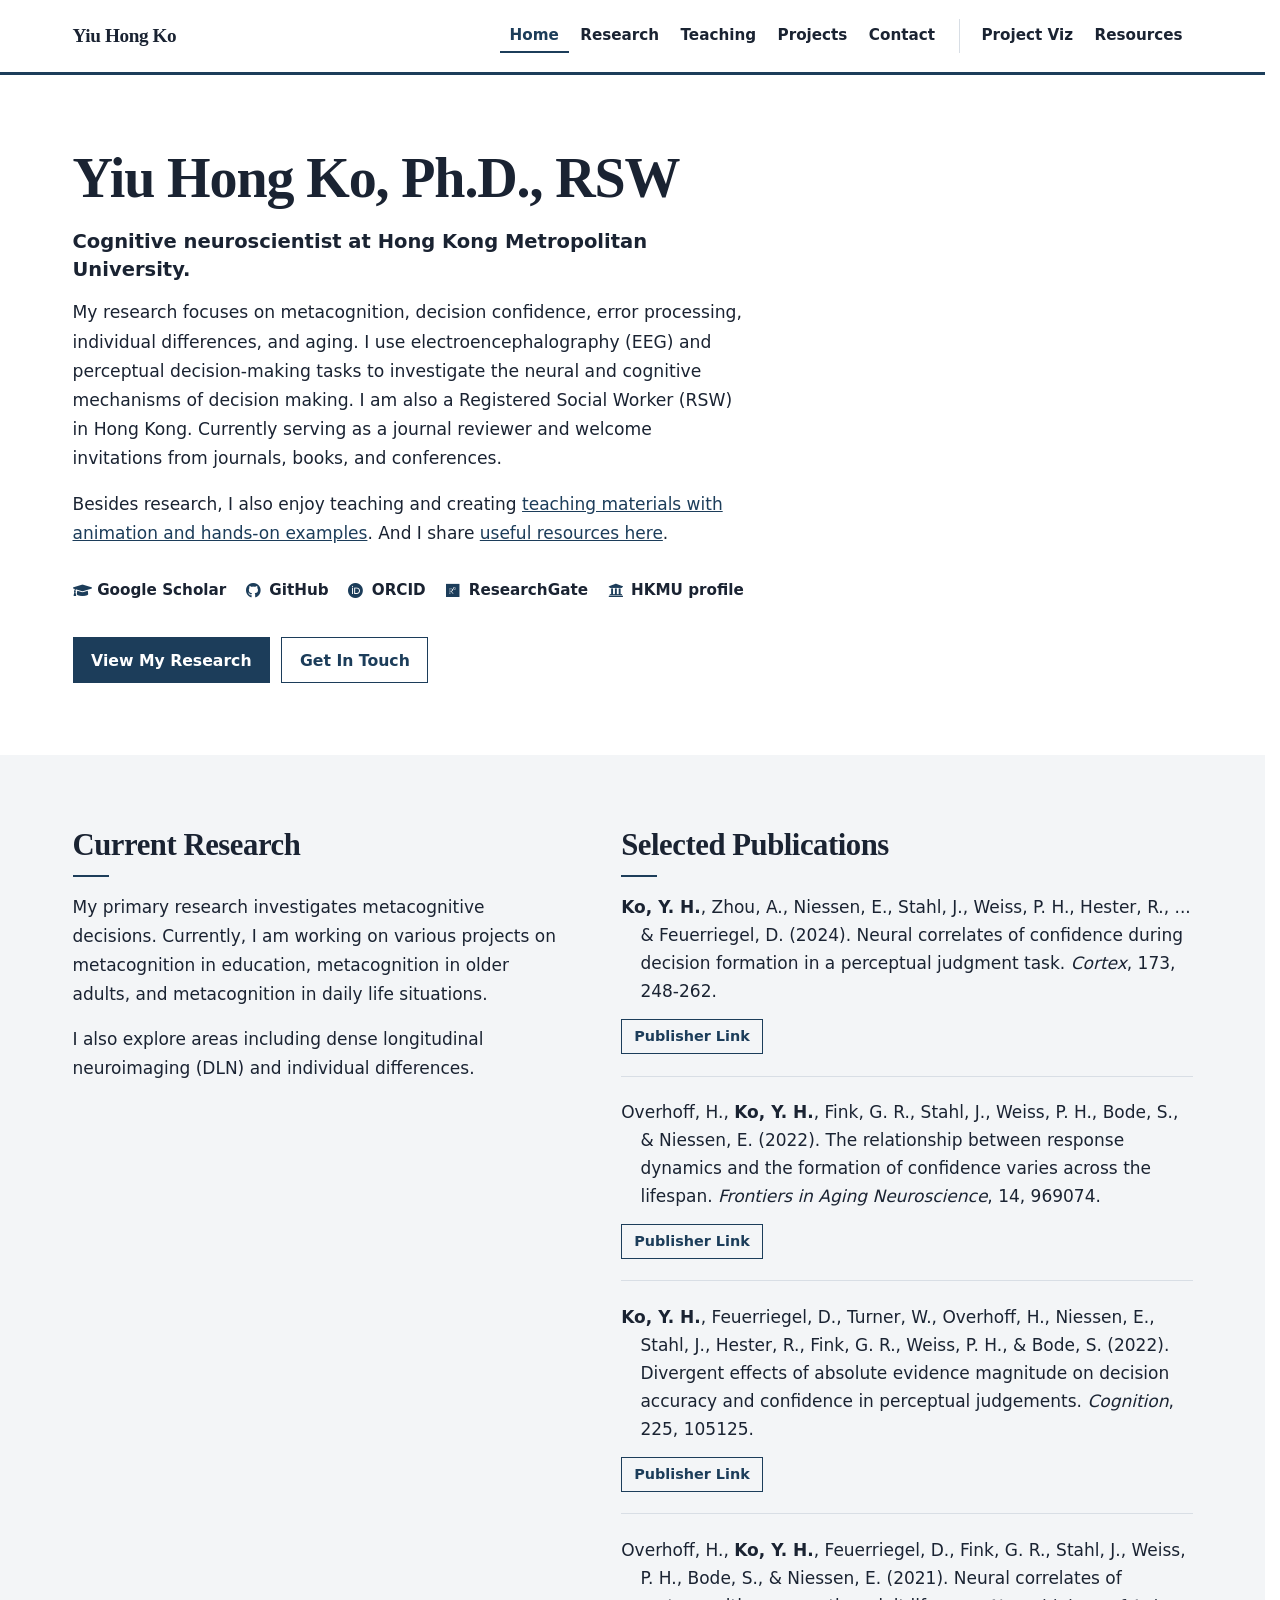
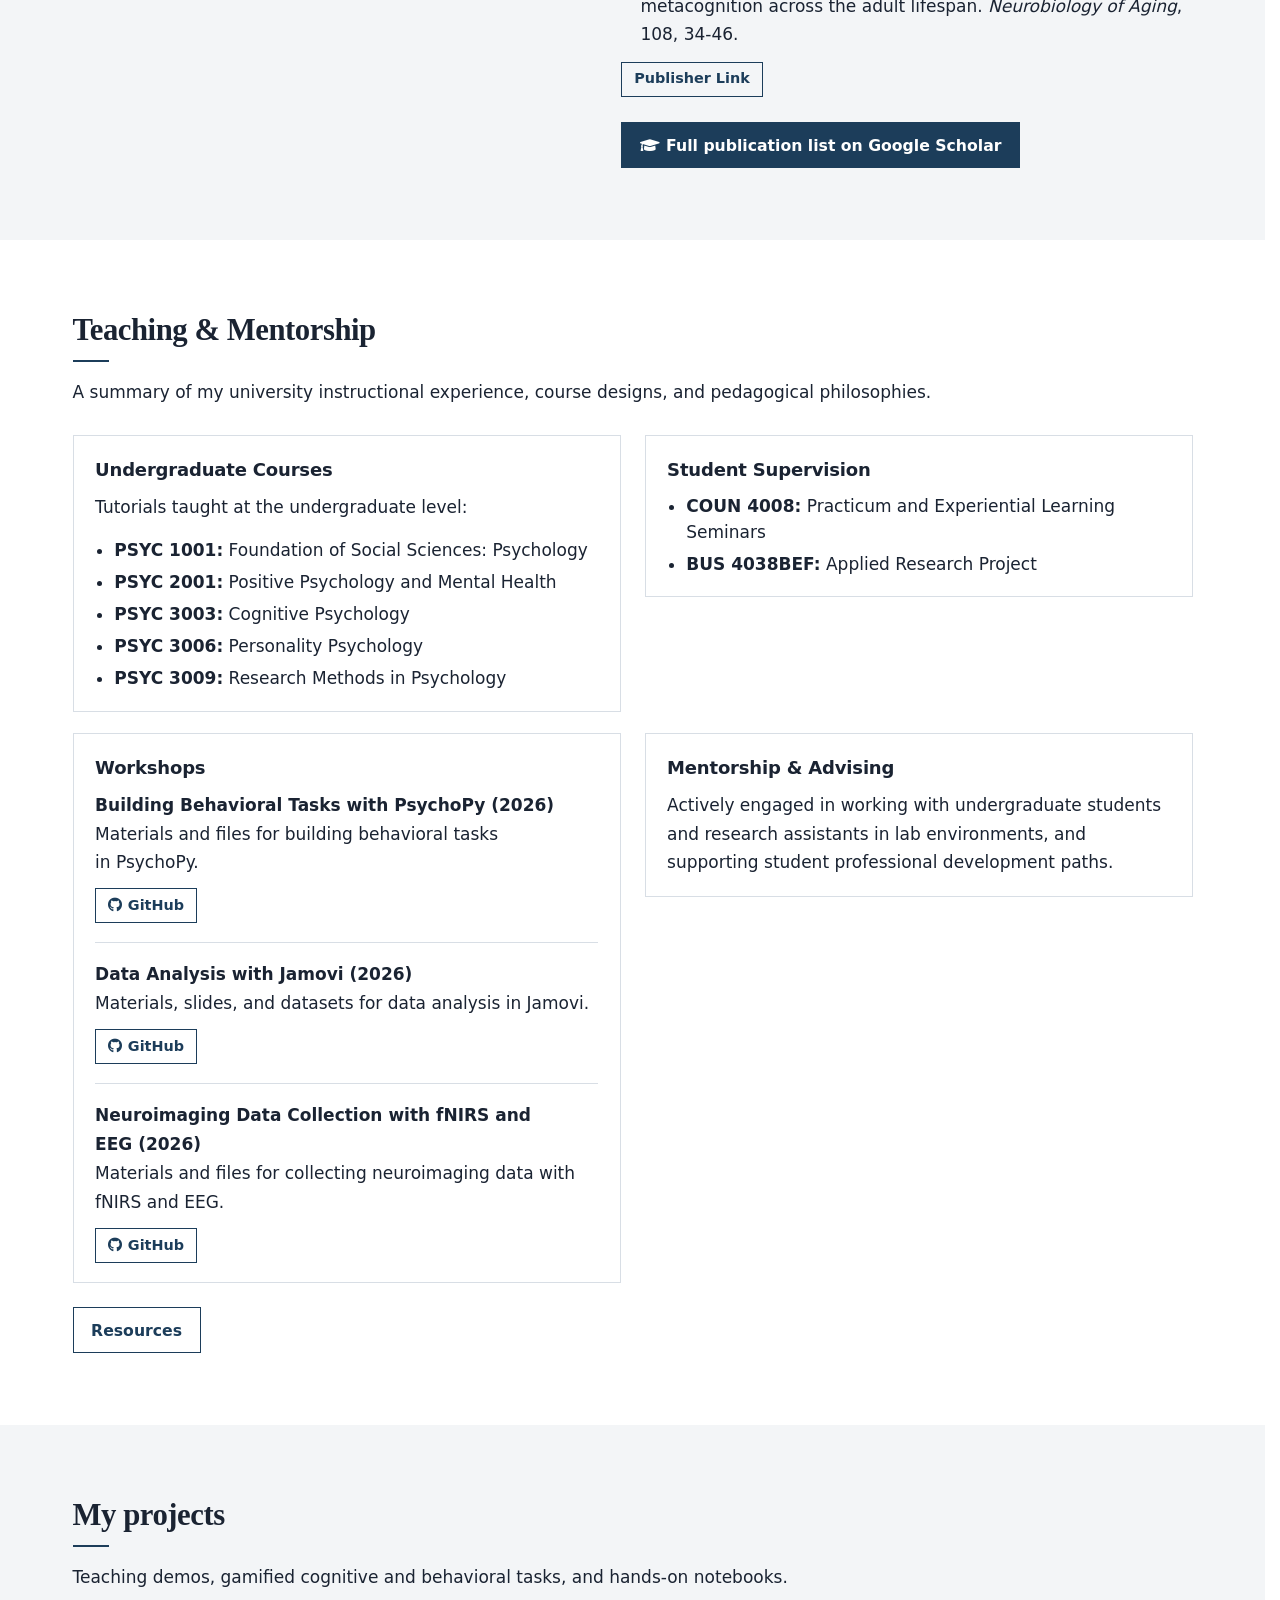
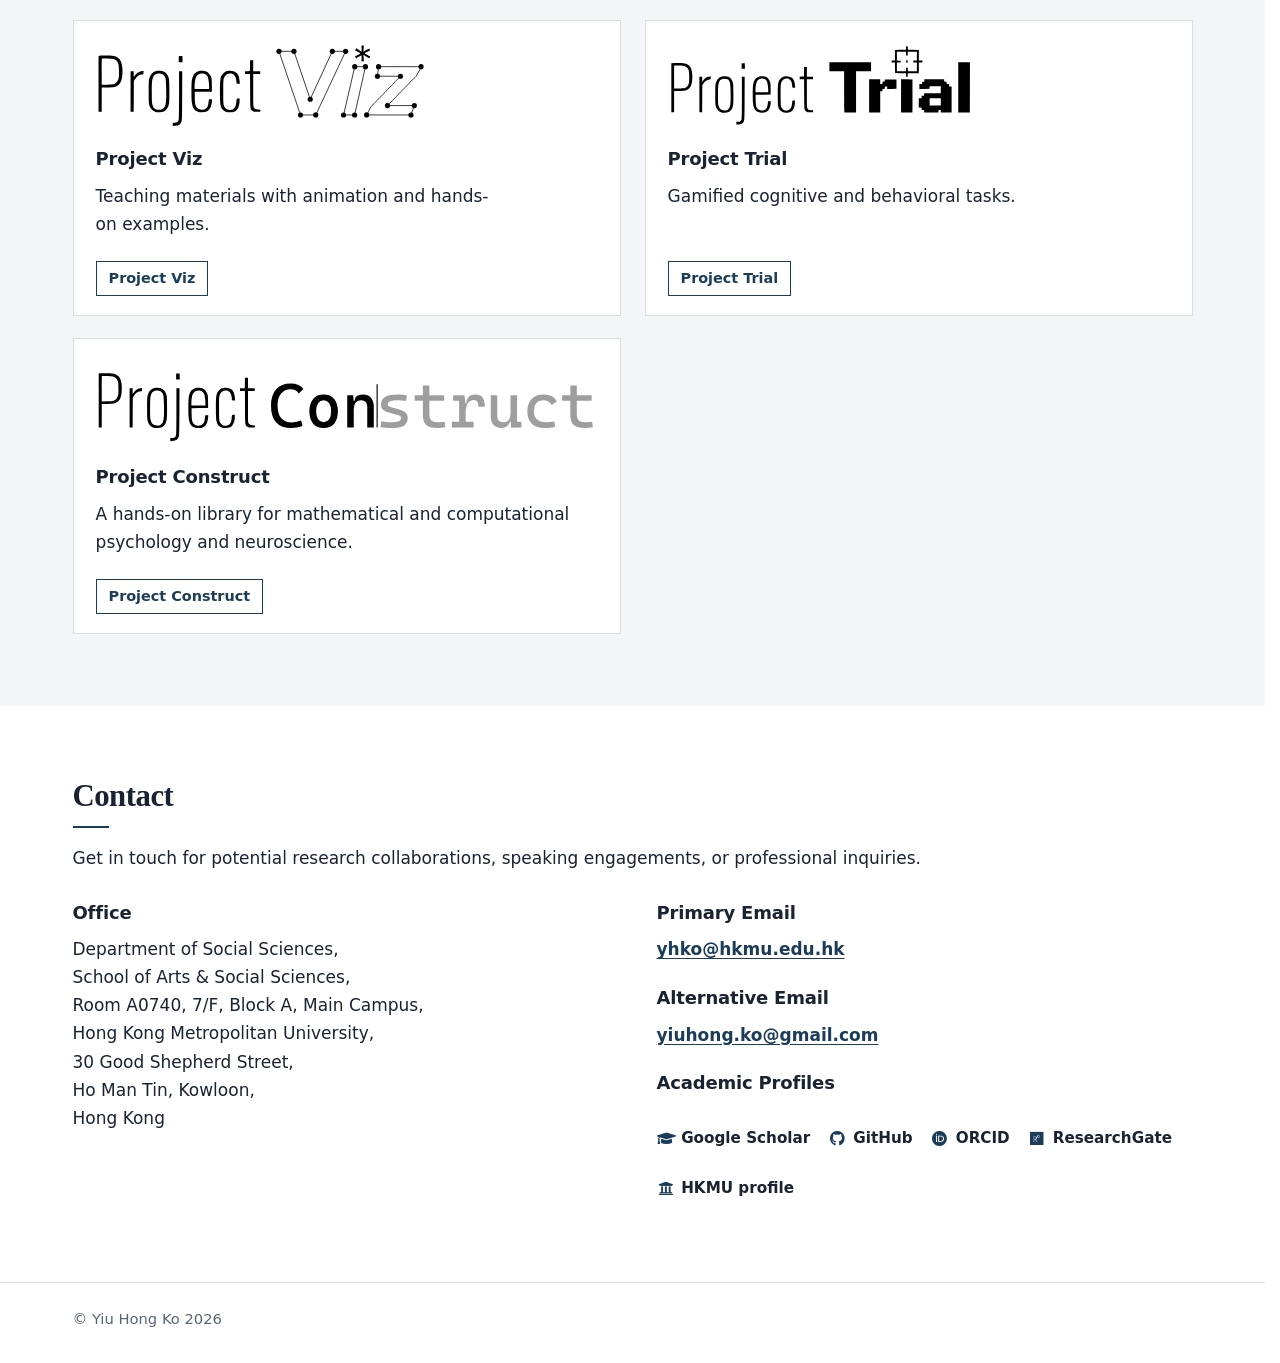
<file: index.html>
<!DOCTYPE html>
<html lang="en">
	<head>
		<meta charset="utf-8" />
		<meta name="viewport" content="width=device-width, initial-scale=1" />
		<title>Yiu Hong Ko, Ph.D., RSW | Hong Kong Metropolitan University</title>
		<meta name="description" content="Yiu Hong Ko, Ph.D., RSW, cognitive neuroscientist at Hong Kong Metropolitan University. Research on metacognition, decision confidence, error processing, individual differences, and aging using EEG." />
		<link rel="canonical" href="https://yiuhong.github.io/" />
		<link rel="icon" href="favicon.svg" type="image/svg+xml" />
		<meta property="og:title" content="Yiu Hong Ko, Ph.D., RSW | Hong Kong Metropolitan University" />
		<meta property="og:description" content="Yiu Hong Ko, Ph.D., RSW, cognitive neuroscientist at Hong Kong Metropolitan University. Research on metacognition, decision confidence, error processing, individual differences, and aging using EEG." />
		<meta property="og:type" content="website" />
		<meta property="og:url" content="https://yiuhong.github.io/" />
		<meta name="twitter:card" content="summary" />
		<meta name="twitter:title" content="Yiu Hong Ko, Ph.D., RSW | Hong Kong Metropolitan University" />
		<meta name="twitter:description" content="Yiu Hong Ko, Ph.D., RSW, cognitive neuroscientist at Hong Kong Metropolitan University. Research on metacognition, decision confidence, error processing, individual differences, and aging using EEG." />
		<script type="application/ld+json">
			{
				"@context": "https://schema.org",
				"@type": "Person",
				"name": "Yiu Hong Ko",
				"honorificSuffix": "Ph.D., RSW",
				"jobTitle": "Cognitive neuroscientist",
				"description": "Cognitive neuroscientist at Hong Kong Metropolitan University and a Registered Social Worker (RSW) in Hong Kong. Research focuses on metacognition, decision confidence, error processing, individual differences, and aging, using electroencephalography (EEG) and perceptual decision-making tasks.",
				"url": "https://yiuhong.github.io/",
				"email": "yhko@hkmu.edu.hk",
				"affiliation": {
					"@type": "CollegeOrUniversity",
					"name": "Hong Kong Metropolitan University",
					"department": {
						"@type": "Organization",
						"name": "Department of Social Sciences, School of Arts \u0026 Social Sciences"
					}
				},
				"address": {
					"@type": "PostalAddress",
					"streetAddress": "Room A0740, 7/F, Block A, Main Campus, 30 Good Shepherd Street",
					"addressLocality": "Ho Man Tin",
					"addressRegion": "Kowloon",
					"addressCountry": "Hong Kong"
				},
				"knowsAbout": [
					"metacognition",
					"decision confidence",
					"error processing",
					"individual differences",
					"aging",
					"electroencephalography",
					"perceptual decision-making"
				],
				"sameAs": [
					"https://scholar.google.com/citations?user=8AOFMioAAAAJ\u0026hl=en\u0026oi=ao",
					"https://github.com/yiuhong",
					"https://orcid.org/0000-0003-4436-0166",
					"https://www.researchgate.net/profile/Yiu_Hong_Ko",
					"https://www.hkmu.edu.hk/ss/about/people/faculty-2/dr-ko-yiu-hong/"
				]
			}
		</script>
		<link rel="stylesheet" href="assets/css/fontawesome-all.min.css" />
		<link rel="stylesheet" href="assets/css/academic.css" />
	</head>
	<body>
		<a class="skip-link" href="#intro">Skip to content</a>
		<button type="button" class="nav-backdrop" data-nav-backdrop hidden tabindex="-1" aria-hidden="true"></button>

		<header class="site-header">
			<div class="wrap site-header-inner">
				<a class="brand" href="#intro">Yiu Hong Ko</a>
				<button type="button" class="nav-toggle" data-nav-toggle aria-expanded="false" aria-controls="site-nav">
					<span class="nav-toggle-label">Menu</span>
					<span class="nav-toggle-icon" aria-hidden="true"><span></span><span></span><span></span></span>
				</button>
				<nav id="site-nav" class="site-nav" aria-label="Primary">
					<ul>
						<li><a href="#intro">Home</a></li>
						<li><a href="#one">Research</a></li>
						<li><a href="#two">Teaching</a></li>
						<li><a href="#projects">Projects</a></li>
						<li><a href="#three">Contact</a></li>
						<li class="nav-separate"><a href="https://yiuhong.github.io/demo-library/" target="_self">Project Viz</a></li>
						<li class="nav-separate"><a href="resources.html">Resources</a></li>
					</ul>
				</nav>
			</div>
		</header>

		<main>
			<section id="intro" class="section section-intro" tabindex="-1">
				<div class="wrap">
					<h1>Yiu Hong Ko, Ph.D., RSW</h1>
					<p class="lede">
						<span class="role">Cognitive neuroscientist at Hong Kong Metropolitan University.</span>
						My research focuses on metacognition, decision confidence, error processing, individual differences, and aging.
						I use electroencephalography (EEG) and perceptual decision-making tasks to investigate the neural and cognitive mechanisms of decision making.
						I am also a Registered Social Worker (RSW) in Hong Kong.
						Currently serving as a journal reviewer and welcome invitations from journals, books, and conferences.
					</p>
					<p class="intro-copy">
						Besides research, I also enjoy teaching and creating <a href="https://yiuhong.github.io/demo-library/">teaching materials with animation and hands-on examples</a>.
						And I share <a href="resources.html">useful resources here</a>.
					</p>
					<ul class="profile-links">
						<li><a href="https://scholar.google.com/citations?user=8AOFMioAAAAJ&amp;hl=en&amp;oi=ao" target="_blank" rel="noopener"><i class="fas fa-graduation-cap" aria-hidden="true"></i><span>Google Scholar</span><span class="visually-hidden"> (opens in a new tab)</span></a></li>
						<li><a href="https://github.com/yiuhong" target="_blank" rel="noopener"><i class="fab fa-github" aria-hidden="true"></i><span>GitHub</span><span class="visually-hidden"> (opens in a new tab)</span></a></li>
						<li><a href="https://orcid.org/0000-0003-4436-0166" target="_blank" rel="noopener"><i class="fab fa-orcid" aria-hidden="true"></i><span>ORCID</span><span class="visually-hidden"> (opens in a new tab)</span></a></li>
						<li><a href="https://www.researchgate.net/profile/Yiu_Hong_Ko" target="_blank" rel="noopener"><i class="fab fa-researchgate" aria-hidden="true"></i><span>ResearchGate</span><span class="visually-hidden"> (opens in a new tab)</span></a></li>
						<li><a href="https://www.hkmu.edu.hk/ss/about/people/faculty-2/dr-ko-yiu-hong/" target="_blank" rel="noopener"><i class="fas fa-university" aria-hidden="true"></i><span>HKMU profile</span><span class="visually-hidden"> (opens in a new tab)</span></a></li>
					</ul>
					<div class="actions">
						<a href="#one" class="button">View My Research</a>
						<a href="#three" class="button button-secondary">Get In Touch</a>
					</div>
				</div>
			</section>

			<section id="one" class="section section-alt">
				<div class="wrap research-grid">
					<div>
						<h2>Current Research</h2>
						<p>My primary research investigates metacognitive decisions. Currently, I am working on various projects on metacognition in education, metacognition in older adults, and metacognition in daily life situations.</p>
						<p>I also explore areas including dense longitudinal neuroimaging (DLN) and individual differences.</p>
					</div>
					<div>
						<h2>Selected Publications</h2>
						<article class="publication">
							<p class="citation"><strong>Ko, Y. H.</strong>, Zhou, A., Niessen, E., Stahl, J., Weiss, P. H., Hester, R., ... &amp; Feuerriegel, D. (2024). Neural correlates of confidence during decision formation in a perceptual judgment task. <em>Cortex</em>, 173, 248-262.</p>
							<div class="actions">
								<a href="https://doi.org/10.1016/j.cortex.2024.01.006" target="_blank" rel="noopener" class="button button-secondary button-small">Publisher Link</a>
							</div>
						</article>
						<article class="publication">
							<p class="citation">Overhoff, H., <strong>Ko, Y. H.</strong>, Fink, G. R., Stahl, J., Weiss, P. H., Bode, S., &amp; Niessen, E. (2022). The relationship between response dynamics and the formation of confidence varies across the lifespan. <em>Frontiers in Aging Neuroscience</em>, 14, 969074.</p>
							<div class="actions">
								<a href="https://doi.org/10.3389/fnagi.2022.969074" target="_blank" rel="noopener" class="button button-secondary button-small">Publisher Link</a>
							</div>
						</article>
						<article class="publication">
							<p class="citation"><strong>Ko, Y. H.</strong>, Feuerriegel, D., Turner, W., Overhoff, H., Niessen, E., Stahl, J., Hester, R., Fink, G. R., Weiss, P. H., &amp; Bode, S. (2022). Divergent effects of absolute evidence magnitude on decision accuracy and confidence in perceptual judgements. <em>Cognition</em>, 225, 105125.</p>
							<div class="actions">
								<a href="https://doi.org/10.1016/j.cognition.2022.105125" target="_blank" rel="noopener" class="button button-secondary button-small">Publisher Link</a>
							</div>
						</article>
						<article class="publication">
							<p class="citation">Overhoff, H., <strong>Ko, Y. H.</strong>, Feuerriegel, D., Fink, G. R., Stahl, J., Weiss, P. H., Bode, S., &amp; Niessen, E. (2021). Neural correlates of metacognition across the adult lifespan. <em>Neurobiology of Aging</em>, 108, 34-46.</p>
							<div class="actions">
								<a href="https://doi.org/10.1016/j.neurobiolaging.2021.08.001" target="_blank" rel="noopener" class="button button-secondary button-small">Publisher Link</a>
							</div>
						</article>
						<div class="actions scholar-link">
							<a href="https://scholar.google.com/citations?user=8AOFMioAAAAJ&amp;hl=en&amp;oi=ao" target="_blank" rel="noopener" class="button"><i class="fas fa-graduation-cap" aria-hidden="true"></i>Full publication list on Google Scholar</a>
						</div>
					</div>
				</div>
			</section>

			<section id="two" class="section">
				<div class="wrap">
					<h2>Teaching &amp; Mentorship</h2>
					<p>A summary of my university instructional experience, course designs, and pedagogical philosophies.</p>
					<div class="teaching-grid">
						<section class="topic">
							<h3>Undergraduate Courses</h3>
							<p>Tutorials taught at the undergraduate level:</p>
							<ul class="course-list">
								<li><strong>PSYC 1001:</strong> Foundation of Social Sciences: Psychology</li>
								<li><strong>PSYC 2001:</strong> Positive Psychology and Mental Health</li>
								<li><strong>PSYC 3003:</strong> Cognitive Psychology</li>
								<li><strong>PSYC 3006:</strong> Personality Psychology</li>
								<li><strong>PSYC 3009:</strong> Research Methods in Psychology</li>
							</ul>
						</section>
						<section class="topic">
							<h3>Student Supervision</h3>
							<ul class="course-list">
								<li><strong>COUN 4008:</strong> Practicum and Experiential Learning Seminars</li>
								<li><strong>BUS 4038BEF:</strong> Applied Research Project</li>
							</ul>
						</section>
						<section class="topic">
							<h3>Workshops</h3>
							<div class="workshop">
								<p><strong>Building Behavioral Tasks with PsychoPy (2026)</strong><br />
								Materials and files for building behavioral tasks in PsychoPy.</p>
								<div class="actions">
									<a href="https://github.com/yiuhong/workshop-psychopy-building-behavioral-tasks" class="button button-secondary button-small" target="_blank" rel="noopener"><i class="fab fa-github" aria-hidden="true"></i>GitHub</a>
								</div>
							</div>
							<div class="workshop">
								<p><strong>Data Analysis with Jamovi (2026)</strong><br />
								Materials, slides, and datasets for data analysis in Jamovi.</p>
								<div class="actions">
									<a href="https://github.com/yiuhong/workshop-jamovi-basics" class="button button-secondary button-small" target="_blank" rel="noopener"><i class="fab fa-github" aria-hidden="true"></i>GitHub</a>
								</div>
							</div>
							<div class="workshop">
								<p><strong>Neuroimaging Data Collection with fNIRS and EEG (2026)</strong><br />
								Materials and files for collecting neuroimaging data with fNIRS and EEG.</p>
								<div class="actions">
									<a href="https://github.com/yiuhong/workshop-neuroimaging-data-collection" class="button button-secondary button-small" target="_blank" rel="noopener"><i class="fab fa-github" aria-hidden="true"></i>GitHub</a>
								</div>
							</div>
						</section>
						<section class="topic">
							<h3>Mentorship &amp; Advising</h3>
							<p>Actively engaged in working with undergraduate students and research assistants in lab environments, and supporting student professional development paths.</p>
						</section>
					</div>
					<div class="actions">
						<a href="resources.html" class="button button-secondary">Resources</a>
					</div>
				</div>
			</section>

			<section id="projects" class="section section-alt">
				<div class="wrap">
					<h2>My projects</h2>
					<p>Teaching demos, gamified cognitive and behavioral tasks, and hands-on notebooks.</p>
					<div class="project-grid">
						<section class="project-card">
							<img class="project-wordmark" src="images/project-viz-wordmark.svg" width="1041" height="271" alt="Project Viz">
							<h3>Project Viz</h3>
							<p>Teaching materials with animation and hands-on examples.</p>
							<div class="actions">
								<a href="https://yiuhong.github.io/demo-library/" class="button button-secondary button-small" target="_blank" rel="noopener">Project Viz</a>
							</div>
						</section>
						<section class="project-card">
							<img class="project-wordmark" src="images/project-trial-wordmark.svg" width="1098" height="309" alt="Project Trial">
							<h3>Project Trial</h3>
							<p>Gamified cognitive and behavioral tasks.</p>
							<div class="actions">
								<a href="https://yiuhong.github.io/task-library/" class="button button-secondary button-small" target="_blank" rel="noopener">Project Trial</a>
							</div>
						</section>
						<section class="project-card">
							<img class="project-wordmark" src="images/project-construct-wordmark.svg" width="1639" height="280" alt="Project Construct">
							<h3>Project Construct</h3>
							<p>A hands-on library for mathematical and computational psychology and neuroscience.</p>
							<div class="actions">
								<a href="https://yiuhong.github.io/construct-library/" class="button button-secondary button-small" target="_blank" rel="noopener">Project Construct</a>
							</div>
						</section>
					</div>
				</div>
			</section>

			<section id="three" class="section">
				<div class="wrap">
					<h2>Contact</h2>
					<p>Get in touch for potential research collaborations, speaking engagements, or professional inquiries.</p>
					<div class="contact-grid">
						<div class="contact-block">
							<h3>Office</h3>
							<p class="address">Department of Social Sciences,<br />
							School of Arts &amp; Social Sciences,<br />
							Room A0740, 7/F, Block A, Main Campus,<br />
							Hong Kong Metropolitan University,<br />
							30 Good Shepherd Street,<br />
							Ho Man Tin, Kowloon,<br />
							Hong Kong</p>
						</div>
						<div class="contact-block">
							<h3>Primary Email</h3>
							<p><a href="mailto:yhko@hkmu.edu.hk">yhko@hkmu.edu.hk</a></p>
							<h3>Alternative Email</h3>
							<p><a href="mailto:yiuhong.ko@gmail.com">yiuhong.ko@gmail.com</a></p>
							<h3>Academic Profiles</h3>
							<ul class="profile-links">
								<li><a href="https://scholar.google.com/citations?user=8AOFMioAAAAJ&amp;hl=en&amp;oi=ao" target="_blank" rel="noopener"><i class="fas fa-graduation-cap" aria-hidden="true"></i><span>Google Scholar</span><span class="visually-hidden"> (opens in a new tab)</span></a></li>
								<li><a href="https://github.com/yiuhong" target="_blank" rel="noopener"><i class="fab fa-github" aria-hidden="true"></i><span>GitHub</span><span class="visually-hidden"> (opens in a new tab)</span></a></li>
								<li><a href="https://orcid.org/0000-0003-4436-0166" target="_blank" rel="noopener"><i class="fab fa-orcid" aria-hidden="true"></i><span>ORCID</span><span class="visually-hidden"> (opens in a new tab)</span></a></li>
								<li><a href="https://www.researchgate.net/profile/Yiu_Hong_Ko" target="_blank" rel="noopener"><i class="fab fa-researchgate" aria-hidden="true"></i><span>ResearchGate</span><span class="visually-hidden"> (opens in a new tab)</span></a></li>
								<li><a href="https://www.hkmu.edu.hk/ss/about/people/faculty-2/dr-ko-yiu-hong/" target="_blank" rel="noopener"><i class="fas fa-university" aria-hidden="true"></i><span>HKMU profile</span><span class="visually-hidden"> (opens in a new tab)</span></a></li>
							</ul>
						</div>
					</div>
				</div>
			</section>
		</main>

		<footer class="site-footer">
			<div class="wrap">
				<p>&copy; Yiu Hong Ko 2026</p>
			</div>
		</footer>

		<script src="assets/js/site.js"></script>
	</body>
</html>
</file>
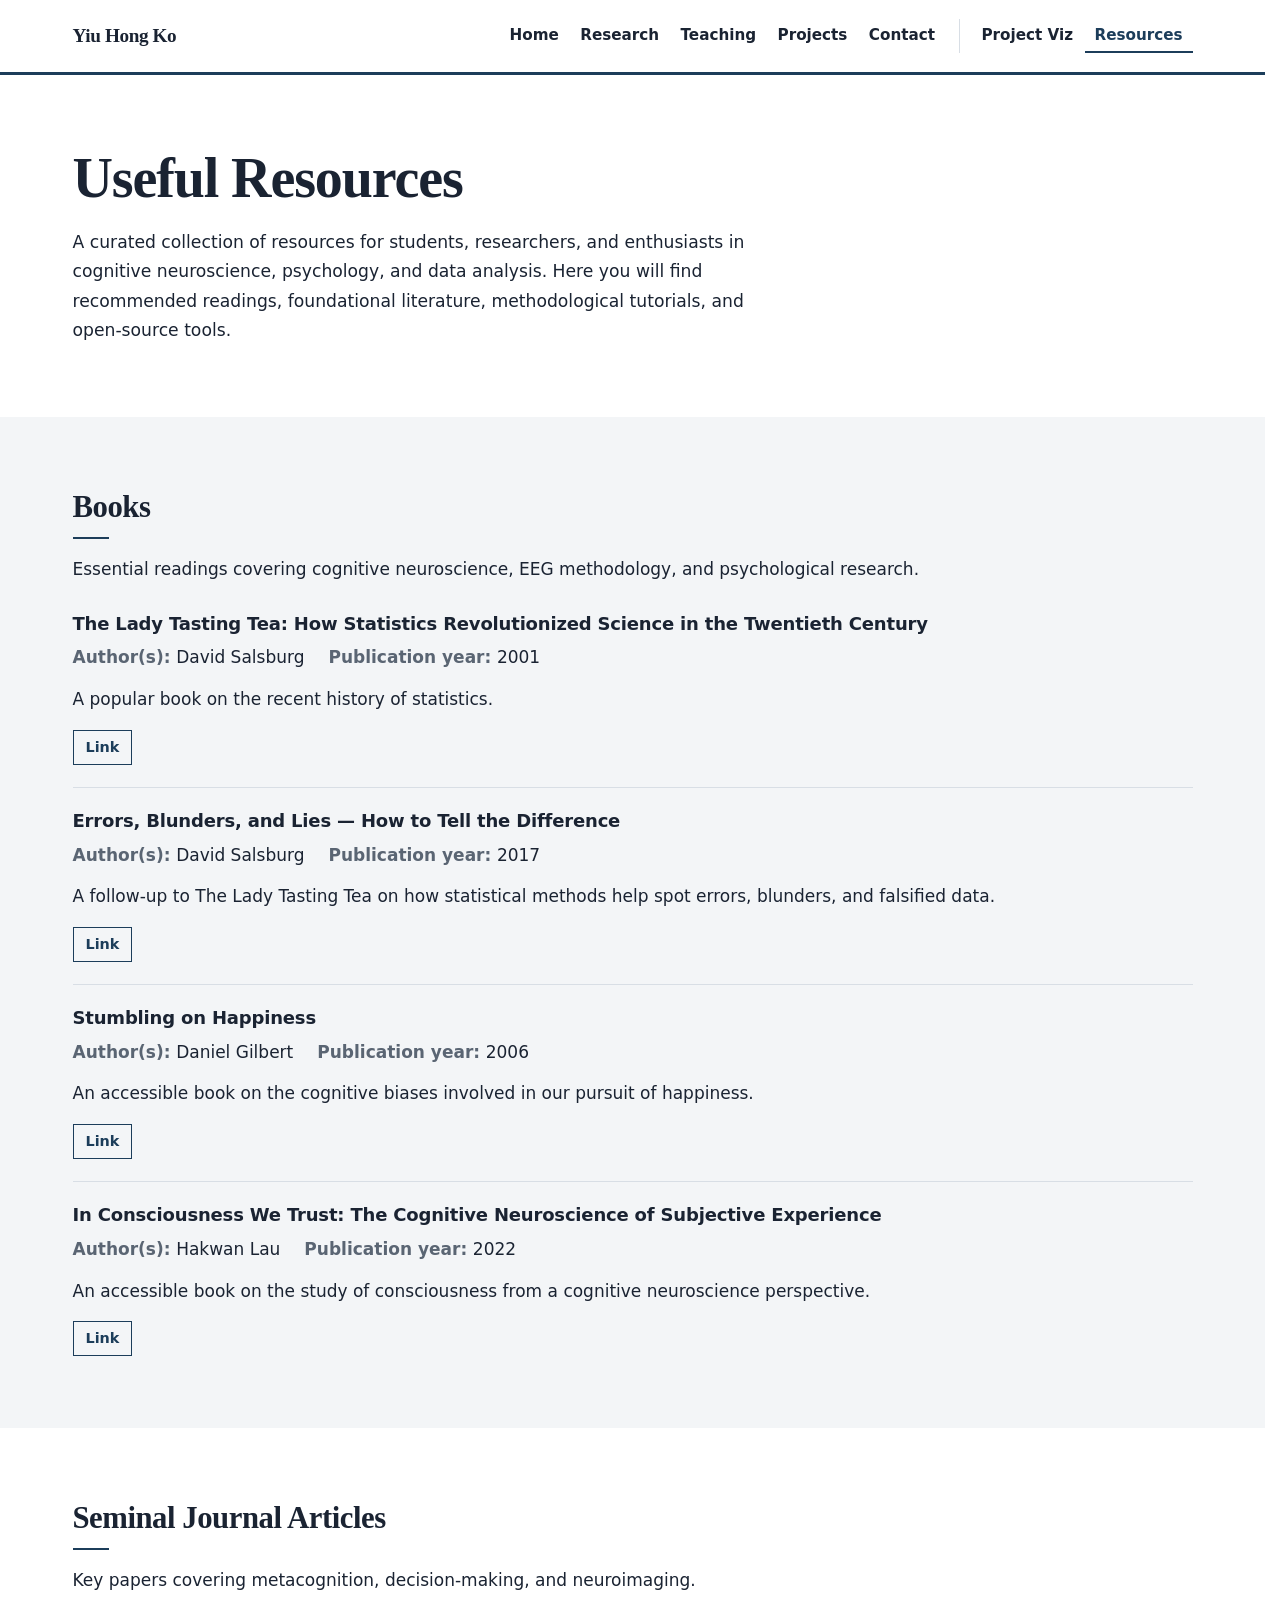
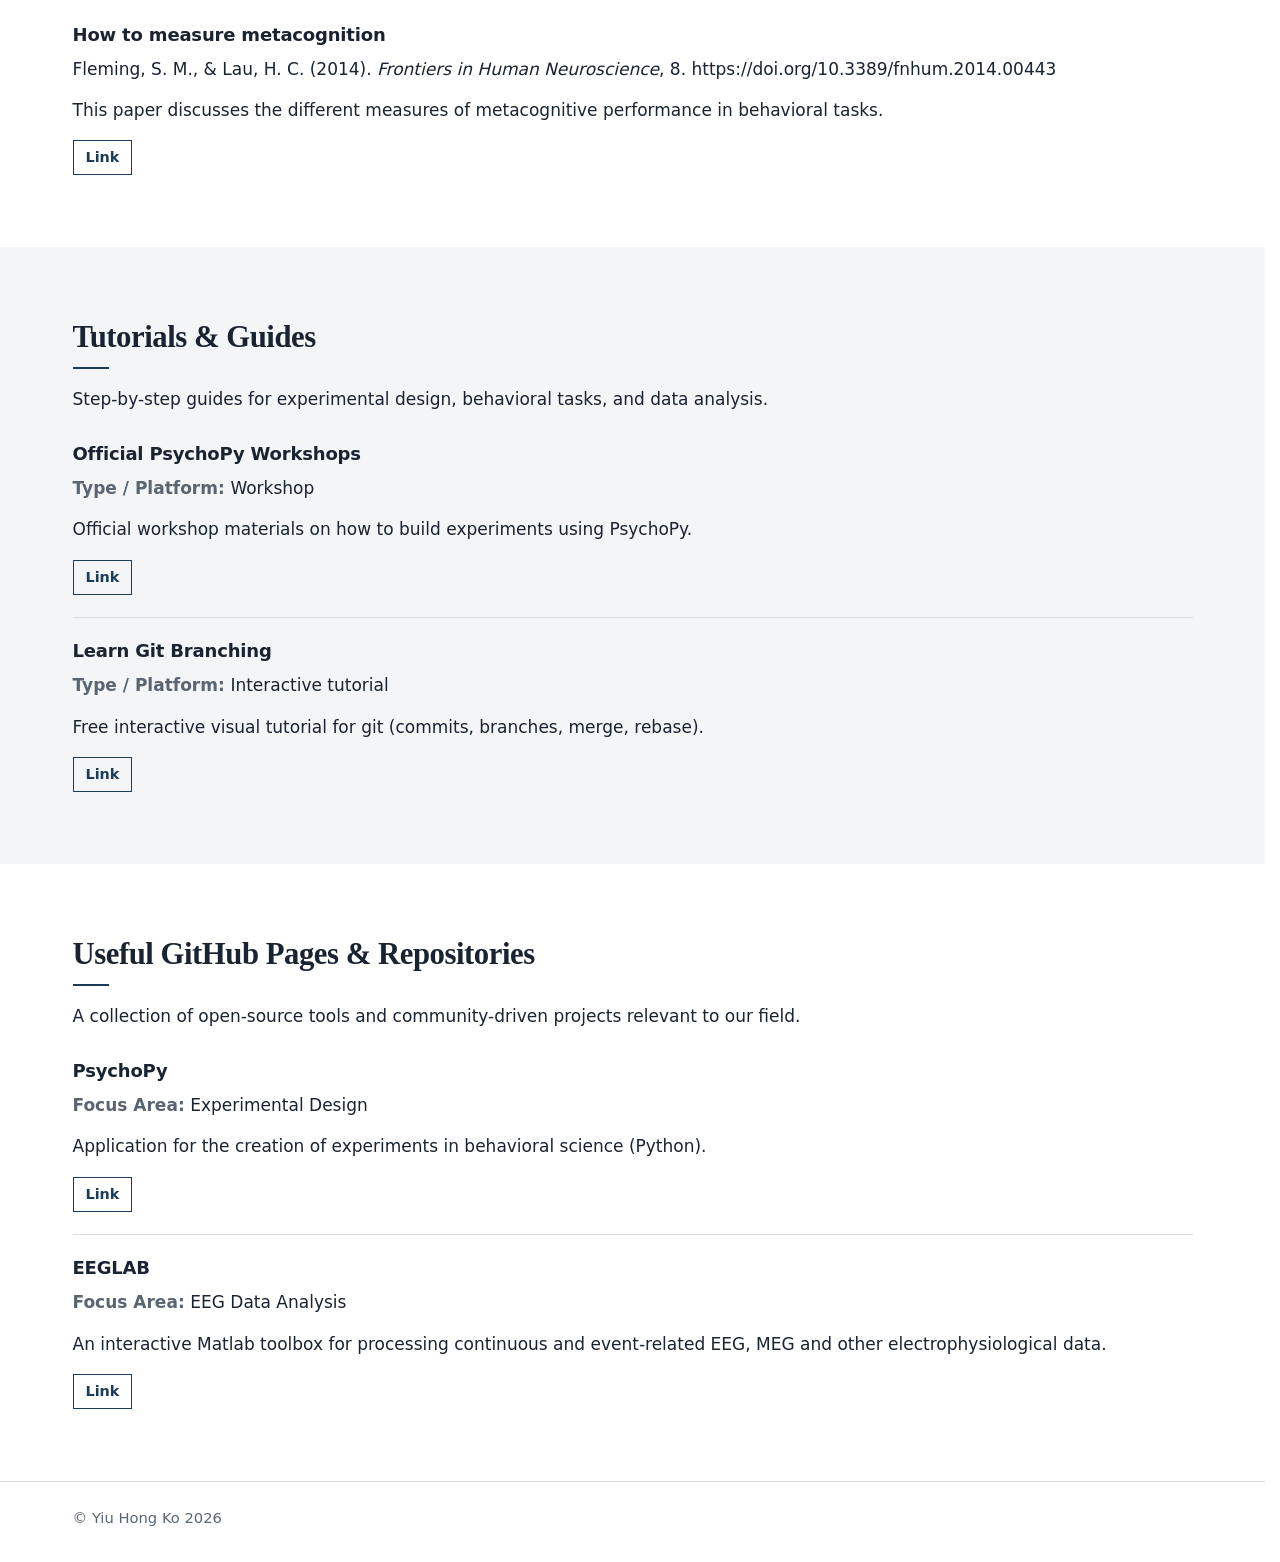
<file: resources.html>
<!DOCTYPE html>
<html lang="en">
	<head>
		<meta charset="utf-8" />
		<meta name="viewport" content="width=device-width, initial-scale=1" />
		<title>Useful Resources | Yiu Hong Ko, Ph.D., RSW</title>
		<meta name="description" content="A curated collection of resources for students, researchers, and enthusiasts in cognitive neuroscience, psychology, and data analysis." />
		<link rel="canonical" href="https://yiuhong.github.io/resources.html" />
		<link rel="icon" href="favicon.svg" type="image/svg+xml" />
		<meta property="og:title" content="Useful Resources | Yiu Hong Ko, Ph.D., RSW" />
		<meta property="og:description" content="A curated collection of resources for students, researchers, and enthusiasts in cognitive neuroscience, psychology, and data analysis." />
		<meta property="og:type" content="website" />
		<meta property="og:url" content="https://yiuhong.github.io/resources.html" />
		<meta name="twitter:card" content="summary" />
		<meta name="twitter:title" content="Useful Resources | Yiu Hong Ko, Ph.D., RSW" />
		<meta name="twitter:description" content="A curated collection of resources for students, researchers, and enthusiasts in cognitive neuroscience, psychology, and data analysis." />
		<link rel="stylesheet" href="assets/css/academic.css" />
		<link rel="stylesheet" href="assets/css/resources.css" />
	</head>
	<body>
		<a class="skip-link" href="#intro">Skip to content</a>
		<button type="button" class="nav-backdrop" data-nav-backdrop hidden tabindex="-1" aria-hidden="true"></button>

		<header class="site-header">
			<div class="wrap site-header-inner">
				<a class="brand" href="index.html#intro">Yiu Hong Ko</a>
				<button type="button" class="nav-toggle" data-nav-toggle aria-expanded="false" aria-controls="site-nav">
					<span class="nav-toggle-label">Menu</span>
					<span class="nav-toggle-icon" aria-hidden="true"><span></span><span></span><span></span></span>
				</button>
				<nav id="site-nav" class="site-nav" aria-label="Primary">
					<ul>
						<li><a href="index.html#intro">Home</a></li>
						<li><a href="index.html#one">Research</a></li>
						<li><a href="index.html#two">Teaching</a></li>
						<li><a href="index.html#projects">Projects</a></li>
						<li><a href="index.html#three">Contact</a></li>
						<li class="nav-separate"><a href="https://yiuhong.github.io/demo-library/" target="_self">Project Viz</a></li>
						<li class="nav-separate"><a href="resources.html" aria-current="page">Resources</a></li>
					</ul>
				</nav>
			</div>
		</header>

		<main>
			<section id="intro" class="section section-intro" tabindex="-1">
				<div class="wrap">
					<h1>Useful Resources</h1>
					<p class="lede">A curated collection of resources for students, researchers, and enthusiasts in cognitive neuroscience, psychology, and data analysis. Here you will find recommended readings, foundational literature, methodological tutorials, and open-source tools.</p>
				</div>
			</section>

			<section id="books" class="section section-alt">
				<div class="wrap">
					<h2>Books</h2>
					<p>Essential readings covering cognitive neuroscience, EEG methodology, and psychological research.</p>
					<div class="resource-list">
						<article class="resource">
							<h3>The Lady Tasting Tea: How Statistics Revolutionized Science in the Twentieth Century</h3>
							<dl class="resource-details">
								<div>
									<dt>Author(s)</dt>
									<dd>David Salsburg</dd>
								</div>
								<div>
									<dt>Publication year</dt>
									<dd>2001</dd>
								</div>
							</dl>
							<p>A popular book on the recent history of statistics.</p>
							<div class="actions">
								<a href="https://books.google.com.hk/books/about/The_Lady_Tasting_Tea.html?id=i6caLgqCyYEC&amp;redir_esc=y" class="button button-secondary button-small" target="_blank" rel="noopener">Link<span class="visually-hidden">: The Lady Tasting Tea (opens in a new tab)</span></a>
							</div>
						</article>
						<article class="resource">
							<h3>Errors, Blunders, and Lies — How to Tell the Difference</h3>
							<dl class="resource-details">
								<div>
									<dt>Author(s)</dt>
									<dd>David Salsburg</dd>
								</div>
								<div>
									<dt>Publication year</dt>
									<dd>2017</dd>
								</div>
							</dl>
							<p>A follow-up to The Lady Tasting Tea on how statistical methods help spot errors, blunders, and falsified data.</p>
							<div class="actions">
								<a href="https://books.google.com.hk/books/about/Errors_Blunders_and_Lies.html?id=oka6DAEACAAJ&amp;redir_esc=y" class="button button-secondary button-small" target="_blank" rel="noopener">Link<span class="visually-hidden">: Errors, Blunders, and Lies (opens in a new tab)</span></a>
							</div>
						</article>
						<article class="resource">
							<h3>Stumbling on Happiness</h3>
							<dl class="resource-details">
								<div>
									<dt>Author(s)</dt>
									<dd>Daniel Gilbert</dd>
								</div>
								<div>
									<dt>Publication year</dt>
									<dd>2006</dd>
								</div>
							</dl>
							<p>An accessible book on the cognitive biases involved in our pursuit of happiness.</p>
							<div class="actions">
								<a href="https://books.google.com.hk/books/about/Stumbling_on_Happiness.html?id=38Ot0-wDKkMC&amp;redir_esc=y" class="button button-secondary button-small" target="_blank" rel="noopener">Link<span class="visually-hidden">: Stumbling on Happiness (opens in a new tab)</span></a>
							</div>
						</article>
						<article class="resource">
							<h3>In Consciousness We Trust: The Cognitive Neuroscience of Subjective Experience</h3>
							<dl class="resource-details">
								<div>
									<dt>Author(s)</dt>
									<dd>Hakwan Lau</dd>
								</div>
								<div>
									<dt>Publication year</dt>
									<dd>2022</dd>
								</div>
							</dl>
							<p>An accessible book on the study of consciousness from a cognitive neuroscience perspective.</p>
							<div class="actions">
								<a href="https://www.google.com.hk/books/edition/In_Consciousness_We_Trust/Uhz8zgEACAAJ?hl=en" class="button button-secondary button-small" target="_blank" rel="noopener">Link<span class="visually-hidden">: In Consciousness We Trust (opens in a new tab)</span></a>
							</div>
						</article>
					</div>
				</div>
			</section>

			<section id="articles" class="section">
				<div class="wrap">
					<h2>Seminal Journal Articles</h2>
					<p>Key papers covering metacognition, decision-making, and neuroimaging.</p>
					<div class="resource-list">
						<article class="resource">
							<h3>How to measure metacognition</h3>
							<p class="citation"><span class="visually-hidden">Citation: </span>Fleming, S. M., &amp; Lau, H. C. (2014). <em>Frontiers in Human Neuroscience</em>, 8. https://doi.org/10.3389/fnhum.2014.00443</p>
							<p>This paper discusses the different measures of metacognitive performance in behavioral tasks.</p>
							<div class="actions">
								<a href="https://www.frontiersin.org/journals/human-neuroscience/articles/10.3389/fnhum.2014.00443/full" class="button button-secondary button-small" target="_blank" rel="noopener">Link<span class="visually-hidden">: How to measure metacognition (opens in a new tab)</span></a>
							</div>
						</article>
					</div>
				</div>
			</section>

			<section id="tutorials" class="section section-alt">
				<div class="wrap">
					<h2>Tutorials &amp; Guides</h2>
					<p>Step-by-step guides for experimental design, behavioral tasks, and data analysis.</p>
					<div class="resource-list">
						<article class="resource">
							<h3>Official PsychoPy Workshops</h3>
							<dl class="resource-details">
								<div>
									<dt>Type / Platform</dt>
									<dd>Workshop</dd>
								</div>
							</dl>
							<p>Official workshop materials on how to build experiments using PsychoPy.</p>
							<div class="actions">
								<a href="https://workshops.psychopy.org/" class="button button-secondary button-small" target="_blank" rel="noopener">Link<span class="visually-hidden">: Official PsychoPy Workshops (opens in a new tab)</span></a>
							</div>
						</article>
						<article class="resource">
							<h3>Learn Git Branching</h3>
							<dl class="resource-details">
								<div>
									<dt>Type / Platform</dt>
									<dd>Interactive tutorial</dd>
								</div>
							</dl>
							<p>Free interactive visual tutorial for git (commits, branches, merge, rebase).</p>
							<div class="actions">
								<a href="https://learngitbranching.js.org/" class="button button-secondary button-small" target="_blank" rel="noopener">Link<span class="visually-hidden">: Learn Git Branching (opens in a new tab)</span></a>
							</div>
						</article>
					</div>
				</div>
			</section>

			<section id="github" class="section">
				<div class="wrap">
					<h2>Useful GitHub Pages &amp; Repositories</h2>
					<p>A collection of open-source tools and community-driven projects relevant to our field.</p>
					<div class="resource-list">
						<article class="resource">
							<h3>PsychoPy</h3>
							<dl class="resource-details">
								<div>
									<dt>Focus Area</dt>
									<dd>Experimental Design</dd>
								</div>
							</dl>
							<p>Application for the creation of experiments in behavioral science (Python).</p>
							<div class="actions">
								<a href="https://github.com/psychopy/psychopy" class="button button-secondary button-small" target="_blank" rel="noopener">Link<span class="visually-hidden">: PsychoPy repository (opens in a new tab)</span></a>
							</div>
						</article>
						<article class="resource">
							<h3>EEGLAB</h3>
							<dl class="resource-details">
								<div>
									<dt>Focus Area</dt>
									<dd>EEG Data Analysis</dd>
								</div>
							</dl>
							<p>An interactive Matlab toolbox for processing continuous and event-related EEG, MEG and other electrophysiological data.</p>
							<div class="actions">
								<a href="https://github.com/sccn/eeglab" class="button button-secondary button-small" target="_blank" rel="noopener">Link<span class="visually-hidden">: EEGLAB repository (opens in a new tab)</span></a>
							</div>
						</article>
					</div>
				</div>
			</section>
		</main>

		<footer class="site-footer">
			<div class="wrap">
				<p>&copy; Yiu Hong Ko 2026</p>
			</div>
		</footer>

		<script src="assets/js/site.js"></script>
	</body>
</html>
</file>
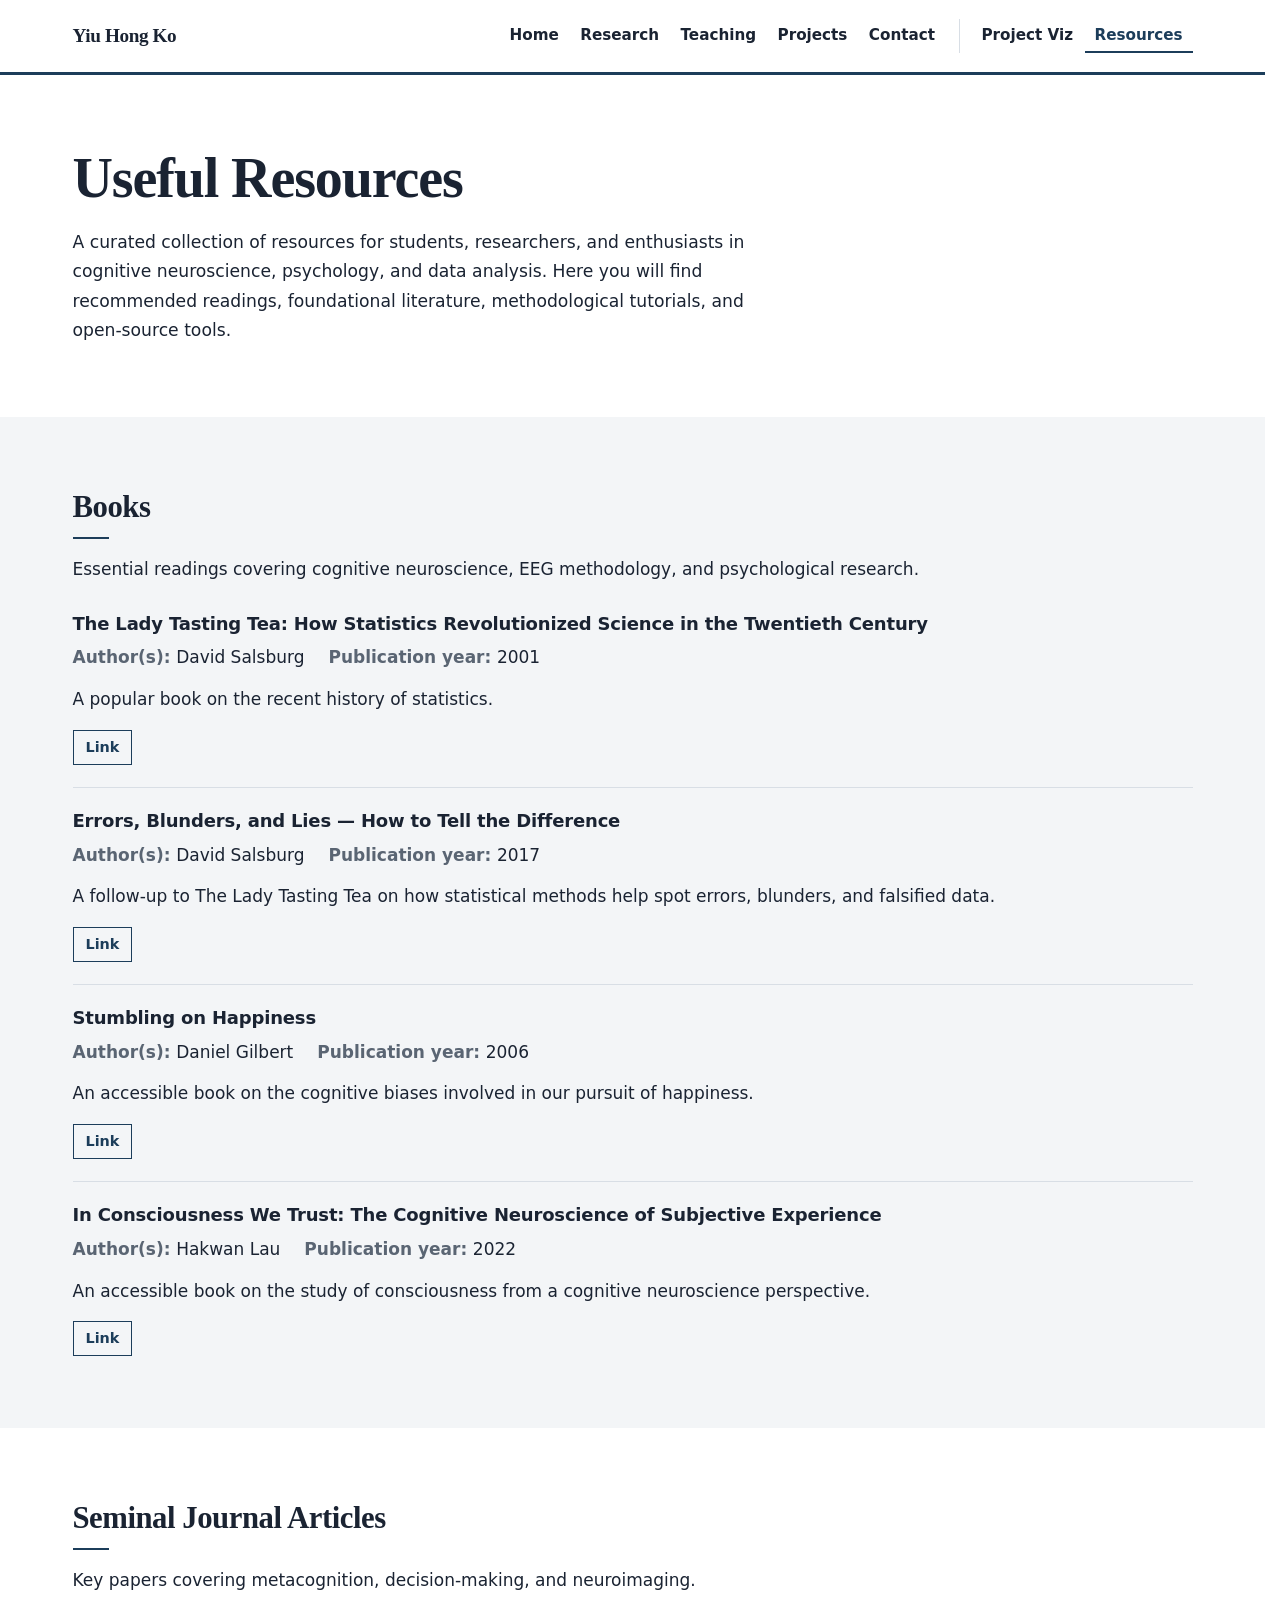
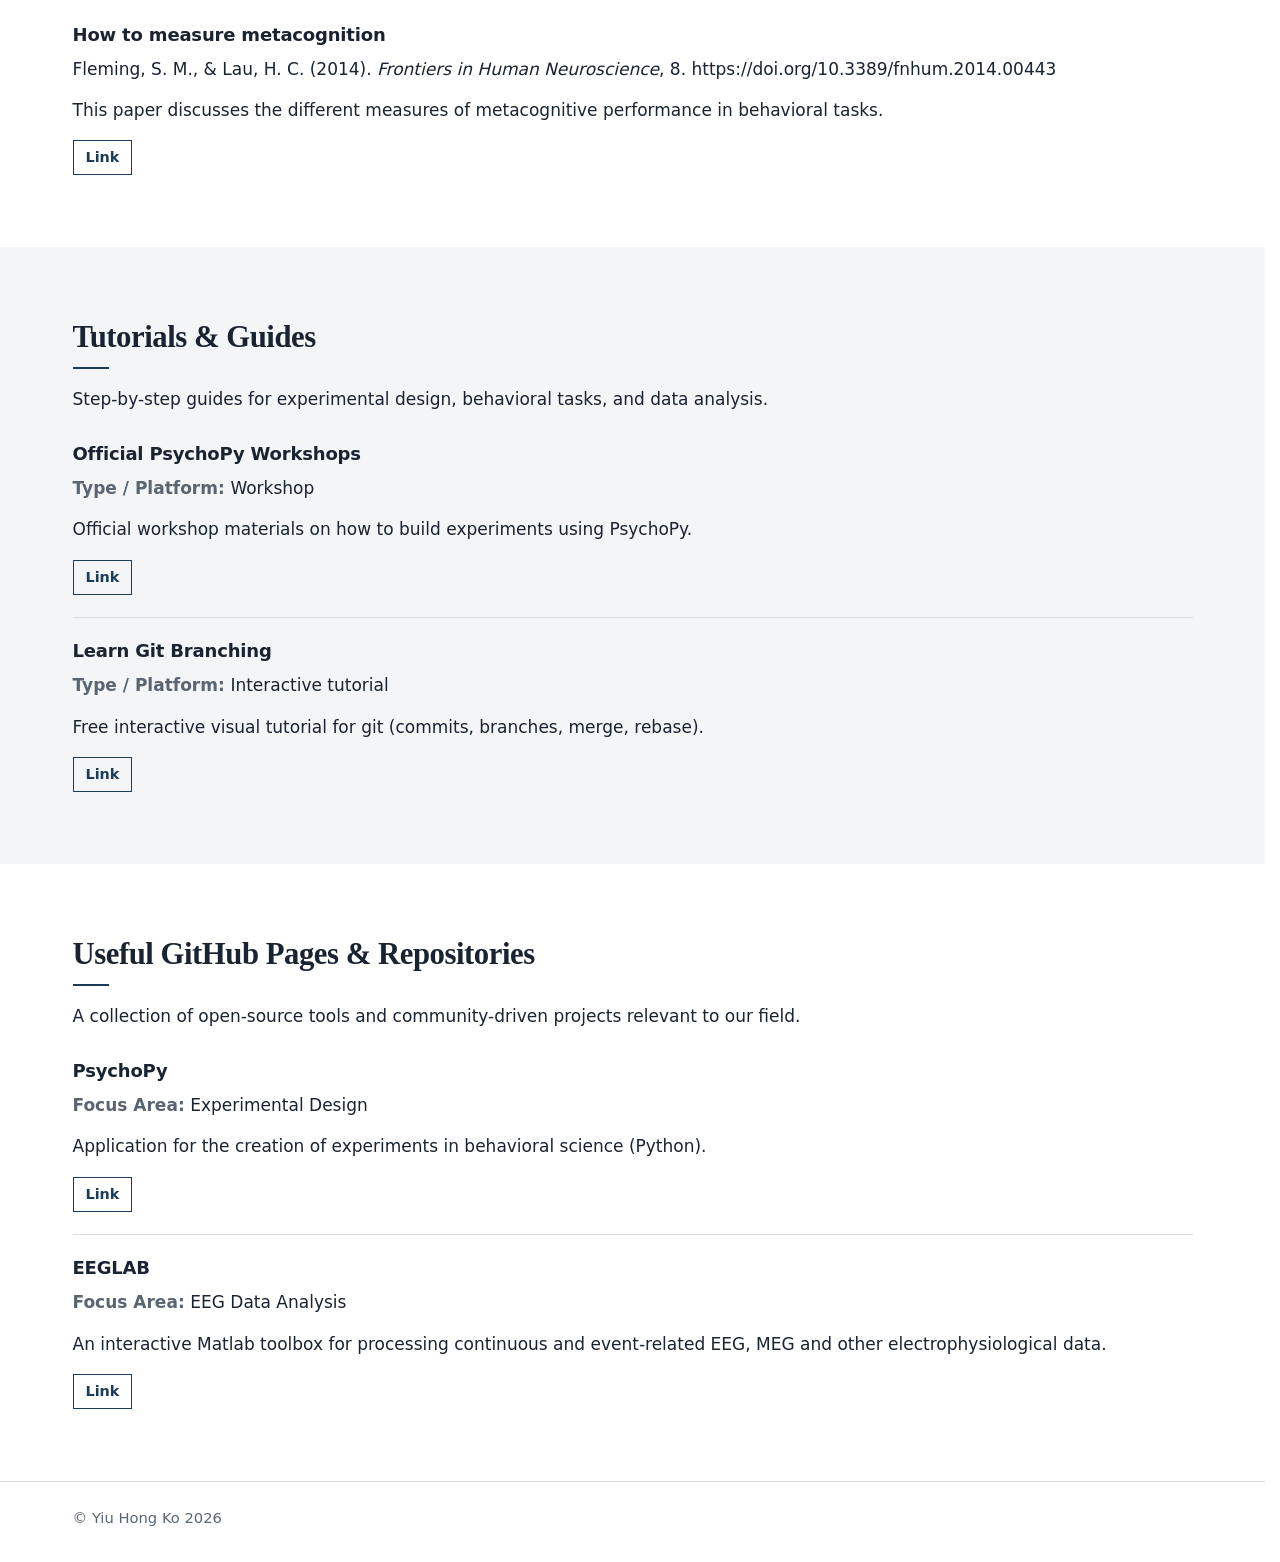
<file: resources_page.html>
<!DOCTYPE html>
<html lang="en">
	<head>
		<meta charset="utf-8" />
		<meta name="viewport" content="width=device-width, initial-scale=1" />
		<title>Useful Resources | Yiu Hong Ko, Ph.D., RSW</title>
		<meta name="robots" content="noindex" />
		<link rel="canonical" href="https://yiuhong.github.io/resources.html" />
		<meta http-equiv="refresh" content="0; url=resources.html" />
		<link rel="icon" href="favicon.svg" type="image/svg+xml" />
		<link rel="stylesheet" href="assets/css/academic.css" />
		<script>
			location.replace("resources.html" + location.search + location.hash);
		</script>
	</head>
	<body>
		<main class="section section-intro">
			<div class="wrap">
				<h1>Useful Resources</h1>
				<p>This page has moved to <a href="resources.html">Resources</a>.</p>
			</div>
		</main>
	</body>
</html>
</file>
<file: assets/css/academic.css>
/* Academic site layout.
   White field, dark text, one ink-blue accent.
   Solid surfaces only: no grid, no paper texture, no ruled lines. */

:root {
	--bg: #ffffff;
	--bg-alt: #f3f5f7;
	--ink: #1a2332;
	--ink-soft: #3e4a5a;
	--muted: #5a6573;
	--line: #d8dee5;
	--accent: #1c3d5a;
	--accent-hover: #142c42;
	--header-offset: 4.5rem;
	--gutter: 1.25rem;
	--serif: "Iowan Old Style", "Palatino Linotype", Palatino, "Book Antiqua", Georgia, "Times New Roman", serif;
	--sans: system-ui, -apple-system, BlinkMacSystemFont, "Segoe UI", Roboto, "Helvetica Neue", Arial, sans-serif;
	--measure: 42rem;
	color-scheme: light;
}

*,
*::before,
*::after {
	box-sizing: border-box;
}

html {
	scroll-behavior: smooth;
	scrollbar-gutter: stable;
}

body {
	margin: 0;
	background: var(--bg);
	color: var(--ink);
	font-family: var(--sans);
	font-size: 1.0625rem;
	line-height: 1.7;
	text-rendering: optimizeLegibility;
}

img {
	max-width: 100%;
	height: auto;
	border: 0;
}

h1,
h2,
h3,
p {
	overflow-wrap: break-word;
}

h1,
h2 {
	font-family: var(--serif);
	font-weight: 600;
	line-height: 1.2;
	text-wrap: balance;
}

h1 {
	margin: 0 0 1.15rem;
	font-size: clamp(2.35rem, 5vw, 3.5rem);
	font-weight: 600;
	letter-spacing: -0.02em;
	line-height: 1.12;
}

h2 {
	margin: 0 0 1rem;
	font-size: clamp(1.6rem, 2.4vw, 2.05rem);
	letter-spacing: -0.015em;
}

h2::after {
	content: "";
	display: block;
	width: 2.25rem;
	height: 2px;
	margin-top: 0.7rem;
	background: var(--accent);
}

h3 {
	margin: 0 0 0.65rem;
	font-family: var(--sans);
	font-size: 1.125rem;
	font-weight: 600;
	line-height: 1.35;
	letter-spacing: -0.01em;
}

p {
	margin: 0 0 1rem;
	text-wrap: pretty;
}

p:last-child {
	margin-bottom: 0;
}

a {
	color: var(--accent);
}

a:hover {
	color: var(--accent-hover);
}

strong {
	font-weight: 700;
}

ul,
ol {
	margin: 0.35rem 0 0;
	padding-left: 1.2rem;
}

.course-list li + li {
	margin-top: 0.35rem;
}

.visually-hidden {
	position: absolute;
	width: 1px;
	height: 1px;
	padding: 0;
	margin: -1px;
	overflow: hidden;
	clip: rect(0, 0, 0, 0);
	white-space: nowrap;
	border: 0;
}

.skip-link {
	position: absolute;
	left: 1rem;
	top: 0;
	z-index: 80;
	transform: translateY(-150%);
	padding: 0.6rem 0.9rem;
	background: var(--accent);
	color: #ffffff;
	font-weight: 600;
	text-decoration: none;
}

.skip-link:focus {
	transform: none;
}

:focus:not(:focus-visible) {
	outline: none;
}

:focus-visible {
	outline: 2px solid var(--accent);
	outline-offset: 3px;
}

.wrap {
	width: min(70rem, calc(100% - (2 * var(--gutter))));
	margin-inline: auto;
}

.site-header {
	position: sticky;
	top: 0;
	z-index: 40;
	background: #ffffff;
	border-bottom: 3px solid var(--accent);
}

.site-header-inner {
	display: flex;
	align-items: center;
	justify-content: space-between;
	gap: 1rem 1.5rem;
	min-height: var(--header-offset);
}

.brand {
	flex: 0 0 auto;
	color: var(--ink);
	font-family: var(--serif);
	font-size: 1.2rem;
	font-weight: 600;
	letter-spacing: -0.02em;
	line-height: 1.2;
	text-decoration: none;
}

.brand:hover {
	color: var(--accent);
}

.nav-toggle {
	display: none;
	align-items: center;
	justify-content: center;
	gap: 0.65rem;
	margin: 0;
	padding: 0.4rem 0.15rem 0.4rem 0.7rem;
	border: 0;
	background: transparent;
	color: var(--ink);
	font: inherit;
	font-size: 0.78rem;
	font-weight: 700;
	letter-spacing: 0.12em;
	text-transform: uppercase;
	cursor: pointer;
}

.nav-toggle-icon {
	position: relative;
	display: block;
	width: 1.35rem;
	height: 0.9rem;
	flex: 0 0 auto;
}

.nav-toggle-icon span {
	position: absolute;
	left: 0;
	width: 100%;
	height: 2px;
	background: currentColor;
	transition: transform 0.15s ease, opacity 0.15s ease, top 0.15s ease;
}

.nav-toggle-icon span:nth-child(1) {
	top: 0;
}

.nav-toggle-icon span:nth-child(2) {
	top: calc(50% - 1px);
}

.nav-toggle-icon span:nth-child(3) {
	top: calc(100% - 2px);
}

.site-header.is-open .nav-toggle-icon span:nth-child(1),
.site-header.is-open .nav-toggle-icon span:nth-child(3) {
	top: calc(50% - 1px);
}

.site-header.is-open .nav-toggle-icon span:nth-child(1) {
	transform: rotate(45deg);
}

.site-header.is-open .nav-toggle-icon span:nth-child(2) {
	opacity: 0;
}

.site-header.is-open .nav-toggle-icon span:nth-child(3) {
	transform: rotate(-45deg);
}

.site-nav ul {
	display: flex;
	flex-wrap: wrap;
	align-items: center;
	justify-content: flex-end;
	gap: 0.1rem;
	margin: 0;
	padding: 0;
	list-style: none;
}

.site-nav li {
	margin: 0;
}

.site-nav a {
	display: inline-block;
	padding: 0.45rem 0.62rem;
	color: var(--ink);
	font-size: 0.95rem;
	font-weight: 600;
	line-height: 1.3;
	text-decoration: none;
}

.site-nav a:hover {
	color: var(--accent);
}

.site-nav a[aria-current="true"],
.site-nav a[aria-current="page"] {
	color: var(--accent);
	box-shadow: inset 0 -2px 0 var(--accent);
}

.site-nav li.nav-separate {
	margin-left: 0.75rem;
	padding-left: 0.75rem;
	border-left: 1px solid var(--line);
}

.site-nav li.nav-separate ~ li.nav-separate {
	margin-left: 0;
	padding-left: 0;
	border-left: 0;
}

.nav-backdrop {
	position: fixed;
	inset: 0;
	z-index: 30;
	margin: 0;
	padding: 0;
	border: 0;
	background: rgba(18, 28, 40, 0.38);
	cursor: pointer;
}

.nav-backdrop[hidden] {
	display: none;
}

.section {
	padding: 4.5rem 0;
	scroll-margin-top: calc(var(--header-offset) + 0.35rem);
}

.section-alt {
	background: var(--bg-alt);
}

.lede {
	max-width: var(--measure);
	font-size: 1.075rem;
}

.role {
	display: block;
	margin-bottom: 0.85rem;
	color: var(--ink);
	font-size: 1.22rem;
	font-weight: 600;
	line-height: 1.45;
}

.intro-copy {
	max-width: var(--measure);
}

.profile-links {
	display: flex;
	flex-wrap: wrap;
	gap: 0.35rem 1.15rem;
	margin: 1.35rem 0 0;
	padding: 0;
	list-style: none;
}

.profile-links li {
	margin: 0;
}

.profile-links a {
	display: inline-flex;
	align-items: center;
	gap: 0.45rem;
	min-height: 2.75rem;
	color: var(--ink);
	font-size: 0.95rem;
	font-weight: 600;
	text-decoration: none;
}

.profile-links a:hover {
	color: var(--accent);
	text-decoration: underline;
	text-underline-offset: 0.18em;
}

.profile-links .fas,
.profile-links .fab {
	width: 1.15em;
	color: var(--accent);
	text-align: center;
}

.actions {
	display: flex;
	flex-wrap: wrap;
	align-items: center;
	gap: 0.7rem;
	margin-top: 1.5rem;
}

.actions > .button {
	min-width: 0;
}

.button {
	display: inline-block;
	max-width: 100%;
	padding: 0.72rem 1.1rem;
	border: 1px solid var(--accent);
	background: var(--accent);
	color: #ffffff;
	font-family: inherit;
	font-size: 0.98rem;
	font-weight: 600;
	line-height: 1.35;
	text-align: center;
	text-decoration: none;
	white-space: normal;
	cursor: pointer;
}

.button:hover {
	border-color: var(--accent-hover);
	background: var(--accent-hover);
	color: #ffffff;
}

.button-secondary {
	background: transparent;
	color: var(--accent);
}

.button-secondary:hover {
	background: var(--accent);
	color: #ffffff;
}

.button-small {
	padding: 0.42rem 0.75rem;
	font-size: 0.9rem;
}

.button .fas,
.button .fab {
	margin-right: 0.4em;
	color: currentColor;
}

.research-grid,
.teaching-grid,
.project-grid,
.contact-grid {
	display: grid;
	gap: 1.5rem;
	align-items: start;
}

.citation {
	margin: 0 0 0.85rem;
	padding-left: 1.2rem;
	text-indent: -1.2rem;
	line-height: 1.65;
}

.publication .actions {
	margin-top: 0;
}

.publication + .publication {
	margin-top: 1.35rem;
	padding-top: 1.35rem;
	border-top: 1px solid var(--line);
}

.scholar-link {
	margin-top: 1.6rem;
}

.teaching-grid,
.project-grid,
.contact-grid {
	margin-top: 1.75rem;
}

.project-grid {
	align-items: stretch;
}

.topic,
.project-card {
	padding: 1.35rem 1.35rem 1.2rem;
	border: 1px solid var(--line);
	background: #ffffff;
}

.project-card {
	display: flex;
	flex-direction: column;
	height: 100%;
	container-type: inline-size;
}

.project-card .actions {
	margin-top: auto;
	padding-top: 0.35rem;
}

.project-wordmark {
	display: block;
	align-self: flex-start;
	width: auto;
	height: auto;
	max-width: 100%;
	/* Construct is the widest lockup (1639×280). Cap every wordmark at the
	   height Construct has when it fills the card, so the three images share
	   a height and none overflow. align-self keeps the flex card from
	   stretching the narrower lockups to that full width. */
	max-height: calc(100cqi * 280 / 1639);
	margin: 0 0 1.15rem;
}

.course-list {
	margin-top: 0.55rem;
}

.course-list li {
	line-height: 1.55;
}

.workshop + .workshop {
	margin-top: 1.15rem;
	padding-top: 1.1rem;
	border-top: 1px solid var(--line);
}

.workshop p {
	margin-bottom: 0.7rem;
}

.workshop .actions {
	margin-top: 0;
}

.address {
	margin: 0;
	line-height: 1.65;
}

.contact-block h3 {
	margin-top: 1.35rem;
}

.contact-block h3:first-child {
	margin-top: 0;
}

.contact-block a {
	font-weight: 600;
	text-underline-offset: 0.15em;
}

.site-footer {
	padding: 1.4rem 0 2rem;
	border-top: 1px solid var(--line);
	color: var(--muted);
	font-size: 0.92rem;
}

.site-footer p {
	margin: 0;
}

@media (min-width: 760px) {
	.research-grid {
		grid-template-columns: 1fr 1.15fr;
		gap: 3.25rem;
	}

	.teaching-grid,
	.project-grid,
	.contact-grid {
		grid-template-columns: 1fr 1fr;
		gap: 1.35rem 1.5rem;
	}

	.contact-grid {
		gap: 2rem 3rem;
	}
}

@media (max-width: 1023px) {
	:root {
		--gutter: 1rem;
	}

	html:not(.js) .site-header-inner {
		flex-wrap: wrap;
	}

	html:not(.js) .site-nav {
		flex: 1 1 100%;
	}

	html:not(.js) .site-nav ul {
		justify-content: flex-start;
	}

	.js .nav-toggle {
		display: inline-flex;
		min-height: 44px;
	}

	.js .site-nav {
		display: none;
		position: absolute;
		left: 0;
		right: 0;
		top: 100%;
		max-height: calc(100vh - var(--header-offset));
		max-height: calc(100dvh - var(--header-offset));
		overflow-y: auto;
		overscroll-behavior: contain;
		background: #ffffff;
		border-bottom: 1px solid var(--line);
	}

	.js .site-nav.is-open {
		display: block;
	}

	.site-nav ul {
		display: block;
	}

	.site-nav a {
		display: flex;
		align-items: center;
		min-height: 44px;
		padding: 0.75rem var(--gutter);
		border-top: 1px solid var(--line);
	}

	.site-nav li.nav-separate,
	.site-nav li.nav-separate ~ li.nav-separate {
		margin-left: 0;
		padding-left: 0;
		border-left: 0;
	}

	.site-nav a[aria-current="true"],
	.site-nav a[aria-current="page"] {
		box-shadow: inset 3px 0 0 var(--accent);
	}

	body.nav-open {
		overflow: hidden;
	}

	.section {
		padding: 3rem 0;
	}
}

@media (max-width: 480px) {
	.section-intro {
		padding-top: 2.4rem;
	}

	.topic,
	.project-card {
		padding: 1.15rem 1.05rem 1rem;
	}
}

@media (prefers-reduced-motion: reduce) {
	html {
		scroll-behavior: auto;
	}

	.nav-toggle-icon span {
		transition: none;
	}
}

@media print {
	.skip-link,
	.nav-toggle,
	.nav-backdrop {
		display: none !important;
	}

	.site-header {
		position: static;
	}

	.site-nav,
	.js .site-nav {
		display: block !important;
		position: static;
		max-height: none;
	}

	.site-nav ul {
		display: flex;
	}

	body {
		background: #ffffff;
		color: #000000;
	}
}
</file>
<file: assets/css/resources.css>
/* Resources page only. Header, type, color, and buttons come from academic.css. */

.resource-list {
	margin-top: 1.75rem;
}

.resource h3 {
	margin-bottom: 0.45rem;
}

.resource-details {
	display: flex;
	flex-wrap: wrap;
	gap: 0.35rem 1.5rem;
	margin: 0 0 0.8rem;
	padding: 0;
}

.resource-details > div {
	display: flex;
	flex-wrap: wrap;
	gap: 0.35rem;
	min-width: 0;
}

.resource-details dt {
	margin: 0;
	color: var(--muted);
	font-weight: 600;
}

.resource-details dt::after {
	content: ":";
}

.resource-details dd {
	margin: 0;
}

.resource .citation {
	margin-bottom: 0.8rem;
}

.resource .actions {
	margin-top: 0;
}

.resource + .resource {
	margin-top: 1.35rem;
	padding-top: 1.35rem;
	border-top: 1px solid var(--line);
}
</file>
